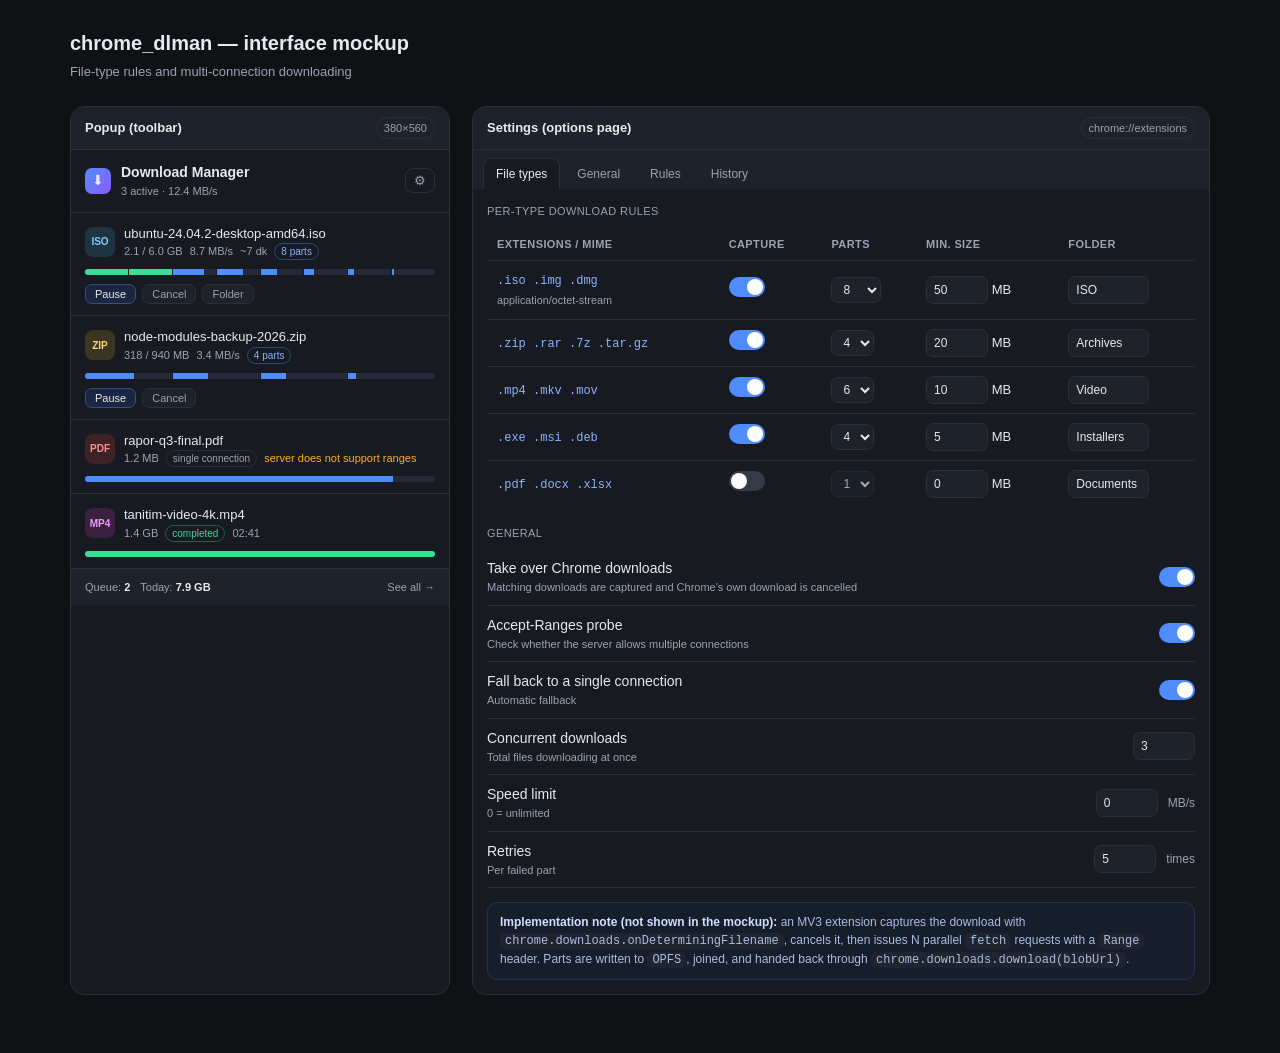
<file: mockup/index.html>
<!doctype html>
<html lang="en">
<head>
<meta charset="utf-8">
<meta name="viewport" content="width=device-width,initial-scale=1">
<title>chrome_dlman — Mockup</title>
<style>
  :root{
    --bg:#0f1115; --panel:#171a21; --panel2:#1e222b; --line:#2a2f3a;
    --txt:#e6e9ef; --dim:#9aa3b2; --acc:#4f8cff; --ok:#3ddc97; --warn:#ffb020; --err:#ff5c5c;
    --r:10px;
  }
  *{box-sizing:border-box}
  body{margin:0;background:var(--bg);color:var(--txt);font:14px/1.5 -apple-system,BlinkMacSystemFont,"Segoe UI",Roboto,sans-serif}
  .wrap{max-width:1180px;margin:0 auto;padding:28px 20px 60px}
  h1{font-size:20px;margin:0 0 4px}
  .sub{color:var(--dim);font-size:13px;margin-bottom:24px}
  .grid{display:grid;gap:22px;grid-template-columns:380px 1fr}
  @media(max-width:900px){.grid{grid-template-columns:1fr}}
  .card{background:var(--panel);border:1px solid var(--line);border-radius:14px;overflow:hidden}
  .card > header{padding:10px 14px;border-bottom:1px solid var(--line);display:flex;align-items:center;gap:8px;background:var(--panel2)}
  .card > header .t{font-weight:600;font-size:13px}
  .card > header .tag{margin-left:auto;font-size:11px;color:var(--dim);border:1px solid var(--line);padding:2px 7px;border-radius:20px}
  .body{padding:14px}

  /* popup */
  .pop-top{display:flex;align-items:center;gap:10px;padding:12px 14px;border-bottom:1px solid var(--line)}
  .logo{width:26px;height:26px;border-radius:7px;background:linear-gradient(135deg,var(--acc),#8b5cf6);display:grid;place-items:center;font-size:14px}
  .pop-top .n{font-weight:600}
  .pop-top .s{font-size:11px;color:var(--dim)}
  .ico-btn{margin-left:auto;background:none;border:1px solid var(--line);color:var(--dim);border-radius:8px;padding:4px 8px;cursor:pointer}
  .dl{padding:11px 14px;border-bottom:1px solid var(--line)}
  .dl:last-child{border-bottom:0}
  .dl-h{display:flex;align-items:center;gap:9px}
  .ft{width:30px;height:30px;border-radius:8px;display:grid;place-items:center;font-size:10px;font-weight:700;flex:0 0 auto}
  .ft.vid{background:#3a2140;color:#e79bff}
  .ft.zip{background:#3a3520;color:#ffd479}
  .ft.iso{background:#1f3340;color:#7fd0ff}
  .ft.pdf{background:#3d2226;color:#ff8f8f}
  .ft.doc{background:#1e2f3d;color:#8fc4ff}
  .meta{min-width:0;flex:1}
  .fn{font-size:13px;white-space:nowrap;overflow:hidden;text-overflow:ellipsis}
  .mi{font-size:11px;color:var(--dim);display:flex;gap:7px;flex-wrap:wrap}
  .chip{border:1px solid var(--line);border-radius:20px;padding:0 6px;font-size:10px}
  .chip.p{border-color:#2c4b7a;color:#8ab4ff}
  .chip.s{border-color:#2c5c46;color:var(--ok)}
  .bar{height:6px;background:#242935;border-radius:6px;margin-top:9px;overflow:hidden;display:flex}
  .seg{height:100%;border-right:1px solid var(--panel)}
  .seg:last-child{border-right:0}
  .seg i{display:block;height:100%;background:var(--acc)}
  .seg.done i{background:var(--ok)}
  .acts{display:flex;gap:6px;margin-top:9px}
  .acts button{background:var(--panel2);border:1px solid var(--line);color:var(--dim);border-radius:7px;padding:3px 9px;font-size:11px;cursor:pointer}
  .acts button.pri{color:var(--txt);border-color:#33507e;background:#1b2740}
  .pop-foot{display:flex;gap:10px;padding:10px 14px;background:var(--panel2);font-size:11px;color:var(--dim)}
  .pop-foot b{color:var(--txt)}

  /* settings */
  table{width:100%;border-collapse:collapse;font-size:13px}
  th{text-align:left;font-size:11px;color:var(--dim);font-weight:600;padding:8px 10px;border-bottom:1px solid var(--line);text-transform:uppercase;letter-spacing:.4px}
  td{padding:9px 10px;border-bottom:1px solid var(--line);vertical-align:middle}
  tr:last-child td{border-bottom:0}
  .ext{font-family:ui-monospace,Menlo,monospace;font-size:12px;color:#8ab4ff}
  select,input[type=number],input[type=text]{background:var(--panel2);border:1px solid var(--line);color:var(--txt);border-radius:7px;padding:4px 7px;font:inherit;font-size:12px}
  input[type=number]{width:62px}
  .sw{width:36px;height:20px;border-radius:20px;background:#333a48;position:relative;display:inline-block;cursor:pointer}
  .sw.on{background:var(--acc)}
  .sw::after{content:"";position:absolute;top:2px;left:2px;width:16px;height:16px;border-radius:50%;background:#fff;transition:.15s}
  .sw.on::after{left:18px}
  .row{display:flex;align-items:center;gap:10px;padding:9px 0;border-bottom:1px solid var(--line)}
  .row:last-child{border-bottom:0}
  .row .lb{flex:1}
  .row .lb small{display:block;color:var(--dim);font-size:11px}
  .note{background:#161d2b;border:1px solid #24344f;border-radius:10px;padding:10px 12px;font-size:12px;color:#a9bde0;margin-top:14px}
  .note b{color:#cfe0ff}
  .tabs{display:flex;gap:4px;padding:8px 10px 0;background:var(--panel2)}
  .tabs span{padding:6px 12px;font-size:12px;border:1px solid transparent;border-bottom:0;border-radius:8px 8px 0 0;color:var(--dim);cursor:pointer}
  .tabs span.act{background:var(--panel);border-color:var(--line);color:var(--txt)}
  .seclabel{font-size:11px;text-transform:uppercase;letter-spacing:.4px;color:var(--dim);margin:18px 0 8px}
  .seclabel:first-child{margin-top:0}
  code{background:#20242e;padding:1px 5px;border-radius:5px;font-size:12px}
</style>
</head>
<body>
<div class="wrap">
  <h1>chrome_dlman — interface mockup</h1>
  <div class="sub">File-type rules and multi-connection downloading</div>

  <div class="grid">

    <!-- ============ POPUP ============ -->
    <div class="card">
      <header><span class="t">Popup (toolbar)</span><span class="tag">380×560</span></header>
      <div class="pop-top">
        <div class="logo">⬇</div>
        <div><div class="n">Download Manager</div><div class="s">3 active · 12.4 MB/s</div></div>
        <button class="ico-btn">⚙</button>
      </div>

      <div class="dl">
        <div class="dl-h">
          <div class="ft iso">ISO</div>
          <div class="meta">
            <div class="fn">ubuntu-24.04.2-desktop-amd64.iso</div>
            <div class="mi"><span>2.1 / 6.0 GB</span><span>8.7 MB/s</span><span>~7 dk</span><span class="chip p">8 parts</span></div>
          </div>
        </div>
        <div class="bar">
          <div class="seg done" style="flex:1"><i style="width:100%"></i></div>
          <div class="seg done" style="flex:1"><i style="width:100%"></i></div>
          <div class="seg" style="flex:1"><i style="width:74%"></i></div>
          <div class="seg" style="flex:1"><i style="width:61%"></i></div>
          <div class="seg" style="flex:1"><i style="width:38%"></i></div>
          <div class="seg" style="flex:1"><i style="width:22%"></i></div>
          <div class="seg" style="flex:1"><i style="width:14%"></i></div>
          <div class="seg" style="flex:1"><i style="width:5%"></i></div>
        </div>
        <div class="acts"><button class="pri">Pause</button><button>Cancel</button><button>Folder</button></div>
      </div>

      <div class="dl">
        <div class="dl-h">
          <div class="ft zip">ZIP</div>
          <div class="meta">
            <div class="fn">node-modules-backup-2026.zip</div>
            <div class="mi"><span>318 / 940 MB</span><span>3.4 MB/s</span><span class="chip p">4 parts</span></div>
          </div>
        </div>
        <div class="bar">
          <div class="seg" style="flex:1"><i style="width:56%"></i></div>
          <div class="seg" style="flex:1"><i style="width:41%"></i></div>
          <div class="seg" style="flex:1"><i style="width:29%"></i></div>
          <div class="seg" style="flex:1"><i style="width:9%"></i></div>
        </div>
        <div class="acts"><button class="pri">Pause</button><button>Cancel</button></div>
      </div>

      <div class="dl">
        <div class="dl-h">
          <div class="ft pdf">PDF</div>
          <div class="meta">
            <div class="fn">rapor-q3-final.pdf</div>
            <div class="mi"><span>1.2 MB</span><span class="chip">single connection</span><span style="color:var(--warn)">server does not support ranges</span></div>
          </div>
        </div>
        <div class="bar"><div class="seg" style="flex:1"><i style="width:88%"></i></div></div>
      </div>

      <div class="dl">
        <div class="dl-h">
          <div class="ft vid">MP4</div>
          <div class="meta">
            <div class="fn">tanitim-video-4k.mp4</div>
            <div class="mi"><span>1.4 GB</span><span class="chip s">completed</span><span>02:41</span></div>
          </div>
        </div>
        <div class="bar"><div class="seg done" style="flex:1"><i style="width:100%"></i></div></div>
      </div>

      <div class="pop-foot"><span>Queue: <b>2</b></span><span>Today: <b>7.9 GB</b></span><span style="margin-left:auto">See all →</span></div>
    </div>

    <!-- ============ OPTIONS ============ -->
    <div class="card">
      <header><span class="t">Settings (options page)</span><span class="tag">chrome://extensions</span></header>
      <div class="tabs"><span class="act">File types</span><span>General</span><span>Rules</span><span>History</span></div>
      <div class="body">

        <div class="seclabel">Per-type download rules</div>
        <table>
          <thead><tr><th>Extensions / MIME</th><th>Capture</th><th>Parts</th><th>Min. size</th><th>Folder</th></tr></thead>
          <tbody>
            <tr>
              <td><span class="ext">.iso .img .dmg</span><br><small style="color:var(--dim)">application/octet-stream</small></td>
              <td><span class="sw on"></span></td>
              <td><select><option>8</option><option>16</option></select></td>
              <td><input type="number" value="50"> MB</td>
              <td><input type="text" value="ISO" size="8"></td>
            </tr>
            <tr>
              <td><span class="ext">.zip .rar .7z .tar.gz</span></td>
              <td><span class="sw on"></span></td>
              <td><select><option>4</option></select></td>
              <td><input type="number" value="20"> MB</td>
              <td><input type="text" value="Archives" size="8"></td>
            </tr>
            <tr>
              <td><span class="ext">.mp4 .mkv .mov</span></td>
              <td><span class="sw on"></span></td>
              <td><select><option>6</option></select></td>
              <td><input type="number" value="10"> MB</td>
              <td><input type="text" value="Video" size="8"></td>
            </tr>
            <tr>
              <td><span class="ext">.exe .msi .deb</span></td>
              <td><span class="sw on"></span></td>
              <td><select><option>4</option></select></td>
              <td><input type="number" value="5"> MB</td>
              <td><input type="text" value="Installers" size="8"></td>
            </tr>
            <tr>
              <td><span class="ext">.pdf .docx .xlsx</span></td>
              <td><span class="sw"></span></td>
              <td><select disabled><option>1</option></select></td>
              <td><input type="number" value="0" disabled> MB</td>
              <td><input type="text" value="Documents" size="8"></td>
            </tr>
          </tbody>
        </table>

        <div class="seclabel">General</div>
        <div class="row"><div class="lb">Take over Chrome downloads<small>Matching downloads are captured and Chrome's own download is cancelled</small></div><span class="sw on"></span></div>
        <div class="row"><div class="lb">Accept-Ranges probe<small>Check whether the server allows multiple connections</small></div><span class="sw on"></span></div>
        <div class="row"><div class="lb">Fall back to a single connection<small>Automatic fallback</small></div><span class="sw on"></span></div>
        <div class="row"><div class="lb">Concurrent downloads<small>Total files downloading at once</small></div><input type="number" value="3"></div>
        <div class="row"><div class="lb">Speed limit<small>0 = unlimited</small></div><input type="number" value="0"> <span style="color:var(--dim);font-size:12px">MB/s</span></div>
        <div class="row"><div class="lb">Retries<small>Per failed part</small></div><input type="number" value="5"> <span style="color:var(--dim);font-size:12px">times</span></div>

        <div class="note">
          <b>Implementation note (not shown in the mockup):</b> an MV3 extension captures the download with <code>chrome.downloads.onDeterminingFilename</code>, cancels it, then issues N parallel <code>fetch</code> requests with a <code>Range</code> header. Parts are written to <code>OPFS</code>, joined, and handed back through <code>chrome.downloads.download(blobUrl)</code>.</div>
      </div>
    </div>

  </div>
</div>
</body>
</html>
</file>
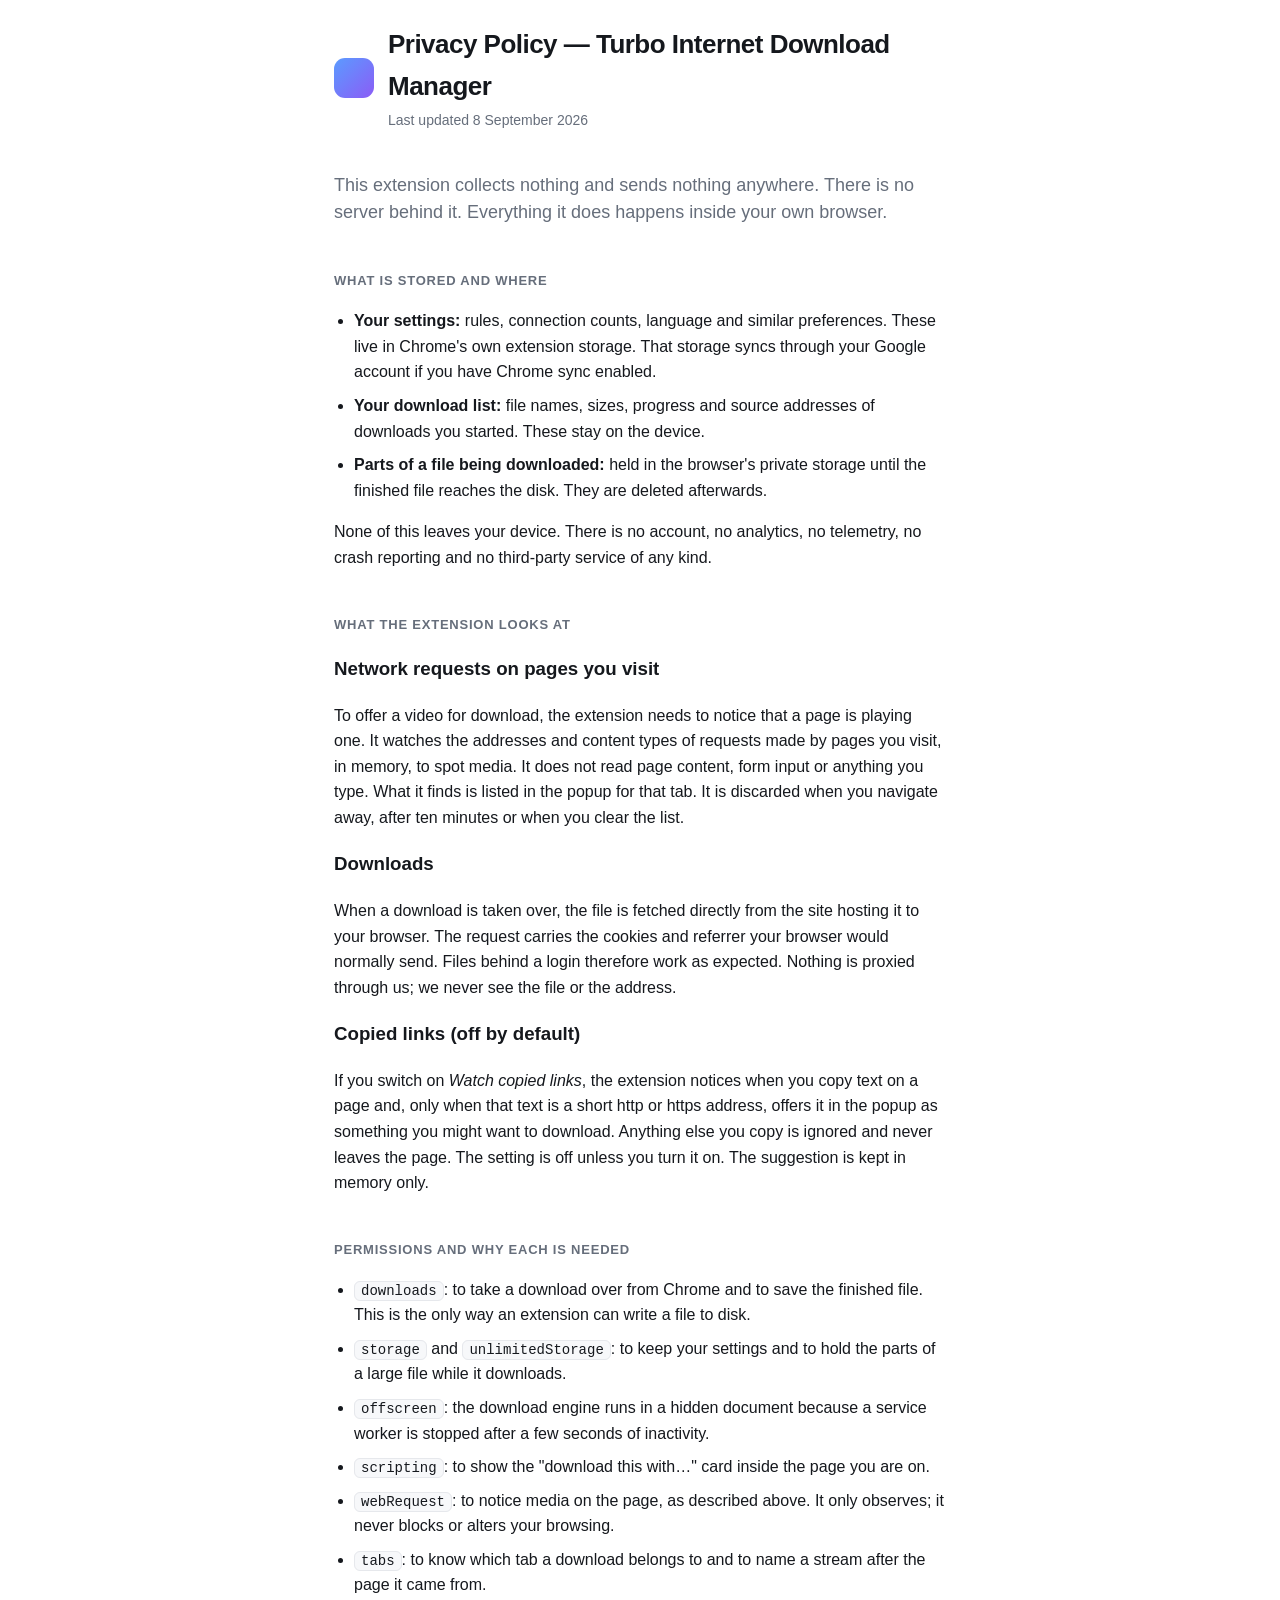
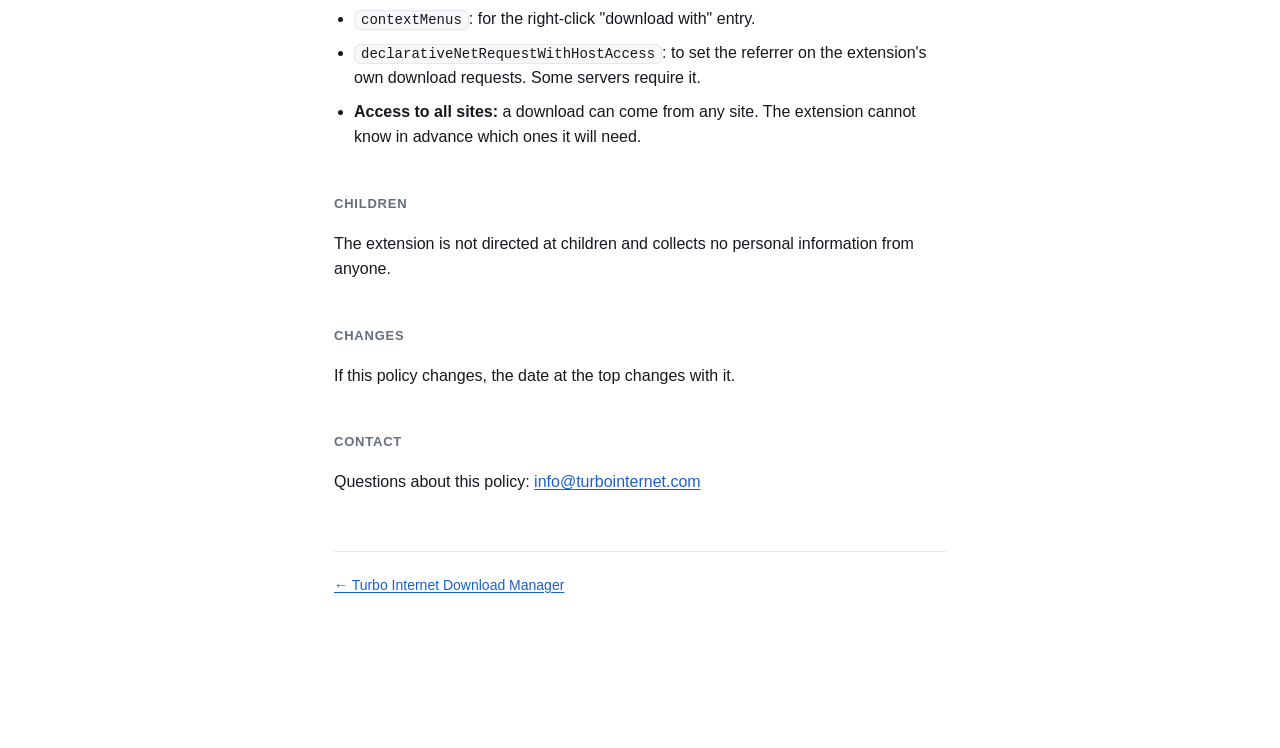
<file: site/privacy.html>
<!doctype html>
<html lang="en">
<head>
<meta charset="utf-8" />
<meta name="viewport" content="width=device-width, initial-scale=1" />
<title>Privacy Policy &ndash; Turbo Internet Download Manager</title>
<meta name="description" content="Turbo Internet Download Manager collects no data and has no server. What is stored, what the extension observes, and why each Chrome permission is needed." />
<link rel="canonical" href="https://turbointernet.com/privacy" />

<meta property="og:type" content="article" />
<meta property="og:site_name" content="Turbo Internet Download Manager" />
<meta property="og:title" content="Privacy Policy &ndash; Turbo Internet Download Manager" />
<meta property="og:description" content="No data is collected and there is no server behind the extension. What is stored, what it observes, and the reason for each Chrome permission." />
<meta property="og:url" content="https://turbointernet.com/privacy" />
<meta property="og:image" content="https://turbointernet.com/og.png" />
<meta name="twitter:card" content="summary_large_image" />

<link rel="icon" href="/favicon.svg" type="image/svg+xml" />
<link rel="apple-touch-icon" href="/icon-192.png" />
<meta name="theme-color" content="#5b9bff" />
<link rel="alternate" type="text/plain" title="llms.txt" href="/llms.txt" />
<link rel="stylesheet" href="style.css?v=3" />

<script type="application/ld+json">
{
  "@context": "https://schema.org",
  "@type": "WebPage",
  "@id": "https://turbointernet.com/privacy",
  "name": "Privacy Policy \u2013 Turbo Internet Download Manager",
  "url": "https://turbointernet.com/privacy",
  "dateModified": "2026-09-08",
  "inLanguage": "en",
  "about": { "@id": "https://turbointernet.com/#app" },
  "publisher": { "@id": "https://turbointernet.com/#publisher" }
}
</script>
</head>
<body>
<div class="wrap">

  <header>
    <a class="mark" href="/" aria-label="Turbo Internet Download Manager home"></a>
    <div>
      <h1>Privacy Policy &mdash; Turbo Internet Download Manager</h1>
      <p>Last updated <time datetime="2026-09-08">8 September 2026</time></p>
    </div>
  </header>

  <p class="lead">
    This extension collects nothing and sends nothing anywhere. There is no
    server behind it. Everything it does happens inside your own browser.
  </p>

  <h2>What is stored and where</h2>
  <ul>
    <li><strong>Your settings:</strong> rules, connection counts, language and
      similar preferences. These live in Chrome's own extension storage. That
      storage syncs through your Google account if you have Chrome sync
      enabled.</li>
    <li><strong>Your download list:</strong> file names, sizes, progress and
      source addresses of downloads you started. These stay on the device.</li>
    <li><strong>Parts of a file being downloaded:</strong> held in the
      browser's private storage until the finished file reaches the disk. They
      are deleted afterwards.</li>
  </ul>
  <p>None of this leaves your device. There is no account, no analytics, no
     telemetry, no crash reporting and no third-party service of any kind.</p>

  <h2>What the extension looks at</h2>

  <h3>Network requests on pages you visit</h3>
  <p>
    To offer a video for download, the extension needs to notice that a page is
    playing one. It watches the addresses and content types of requests made by
    pages you visit, in memory, to spot media. It does not read page content,
    form input or anything you type. What it finds is listed in the popup for
    that tab. It is discarded when you navigate away, after ten minutes or when
    you clear the list.
  </p>

  <h3>Downloads</h3>
  <p>
    When a download is taken over, the file is fetched directly from the site
    hosting it to your browser. The request carries the cookies and referrer
    your browser would normally send. Files behind a login therefore work as
    expected. Nothing is proxied through us; we never see the file or the
    address.
  </p>

  <h3>Copied links (off by default)</h3>
  <p>
    If you switch on <em>Watch copied links</em>, the extension notices when you
    copy text on a page and, only when that text is a short http or https
    address, offers it in the popup as something you might want to download.
    Anything else you copy is ignored and never leaves the page. The setting is
    off unless you turn it on. The suggestion is kept in memory only.
  </p>

  <h2>Permissions and why each is needed</h2>
  <ul>
    <li><code>downloads</code>: to take a download over from Chrome and to
      save the finished file. This is the only way an extension can write a
      file to disk.</li>
    <li><code>storage</code> and <code>unlimitedStorage</code>: to keep your
      settings and to hold the parts of a large file while it downloads.</li>
    <li><code>offscreen</code>: the download engine runs in a hidden document
      because a service worker is stopped after a few seconds of inactivity.</li>
    <li><code>scripting</code>: to show the "download this with…" card inside
      the page you are on.</li>
    <li><code>webRequest</code>: to notice media on the page, as described
      above. It only observes; it never blocks or alters your browsing.</li>
    <li><code>tabs</code>: to know which tab a download belongs to and to name
      a stream after the page it came from.</li>
    <li><code>contextMenus</code>: for the right-click "download with" entry.</li>
    <li><code>declarativeNetRequestWithHostAccess</code>: to set the referrer
      on the extension's own download requests. Some servers require it.</li>
    <li><strong>Access to all sites:</strong> a download can come from any
      site. The extension cannot know in advance which ones it will need.</li>
  </ul>

  <h2>Children</h2>
  <p>The extension is not directed at children and collects no personal
     information from anyone.</p>

  <h2>Changes</h2>
  <p>If this policy changes, the date at the top changes with it.</p>

  <h2>Contact</h2>
  <p>Questions about this policy: <a href="mailto:info@turbointernet.com">info@turbointernet.com</a></p>

  <footer>
    <a href="/">&larr; Turbo Internet Download Manager</a>
  </footer>

</div>
</body>
</html>
</file>
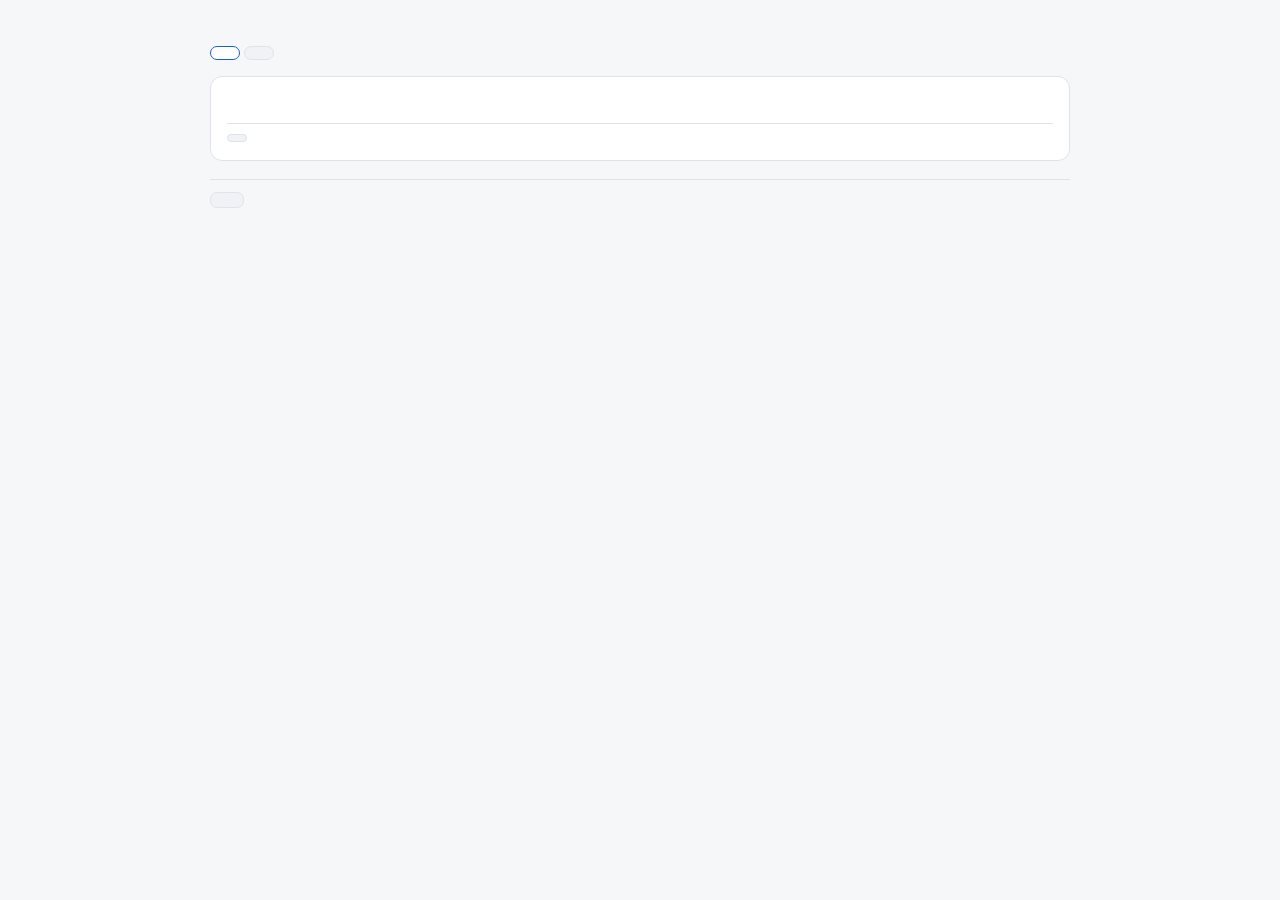
<file: extension/src/options/options.html>
<!doctype html>
<html>
  <head>
    <meta charset="utf-8" />
    <title data-i18n="options.title"></title>
    <link rel="stylesheet" href="../shared/ui.css" />
    <link rel="stylesheet" href="options.css" />
  </head>
  <body>
    <div class="wrap">
      <h1 data-i18n="options.title"></h1>

      <nav class="tabs" role="tablist">
        <button class="tab active" role="tab" aria-selected="true" aria-controls="types"
                data-tab="types" data-i18n="options.tab.fileTypes"></button>
        <button class="tab" role="tab" aria-selected="false" aria-controls="general"
                data-tab="general" data-i18n="options.tab.general"></button>
      </nav>

      <section id="types" class="panel" role="tabpanel">
        <h2 data-i18n="options.rules.heading"></h2>
        <p class="hint" data-i18n="options.rules.desc"></p>
        <table>
          <colgroup>
            <col class="c-match" /><col class="c-capture" /><col class="c-parts" />
            <col class="c-size" /><col class="c-folder" /><col class="c-actions" />
          </colgroup>
          <thead>
            <tr>
              <th data-i18n="options.rules.col.match"></th>
              <th data-i18n="options.rules.col.capture"></th>
              <th data-i18n="options.rules.col.connections"></th>
              <th data-i18n="options.rules.col.minSize"></th>
              <th data-i18n="options.rules.col.folder"></th>
              <th></th>
            </tr>
          </thead>
          <tbody id="rules"></tbody>
        </table>
        <button id="add-rule" data-i18n="options.rules.addRule"></button>
      </section>

      <section id="general" class="panel" role="tabpanel" hidden></section>

      <footer class="bar">
        <button id="reset" data-i18n="action.reset"></button>
        <span id="saved" class="saved" role="status" aria-live="polite" hidden data-i18n="options.saved"></span>
      </footer>
    </div>
    <script type="module" src="options.js"></script>
  </body>
</html>
</file>
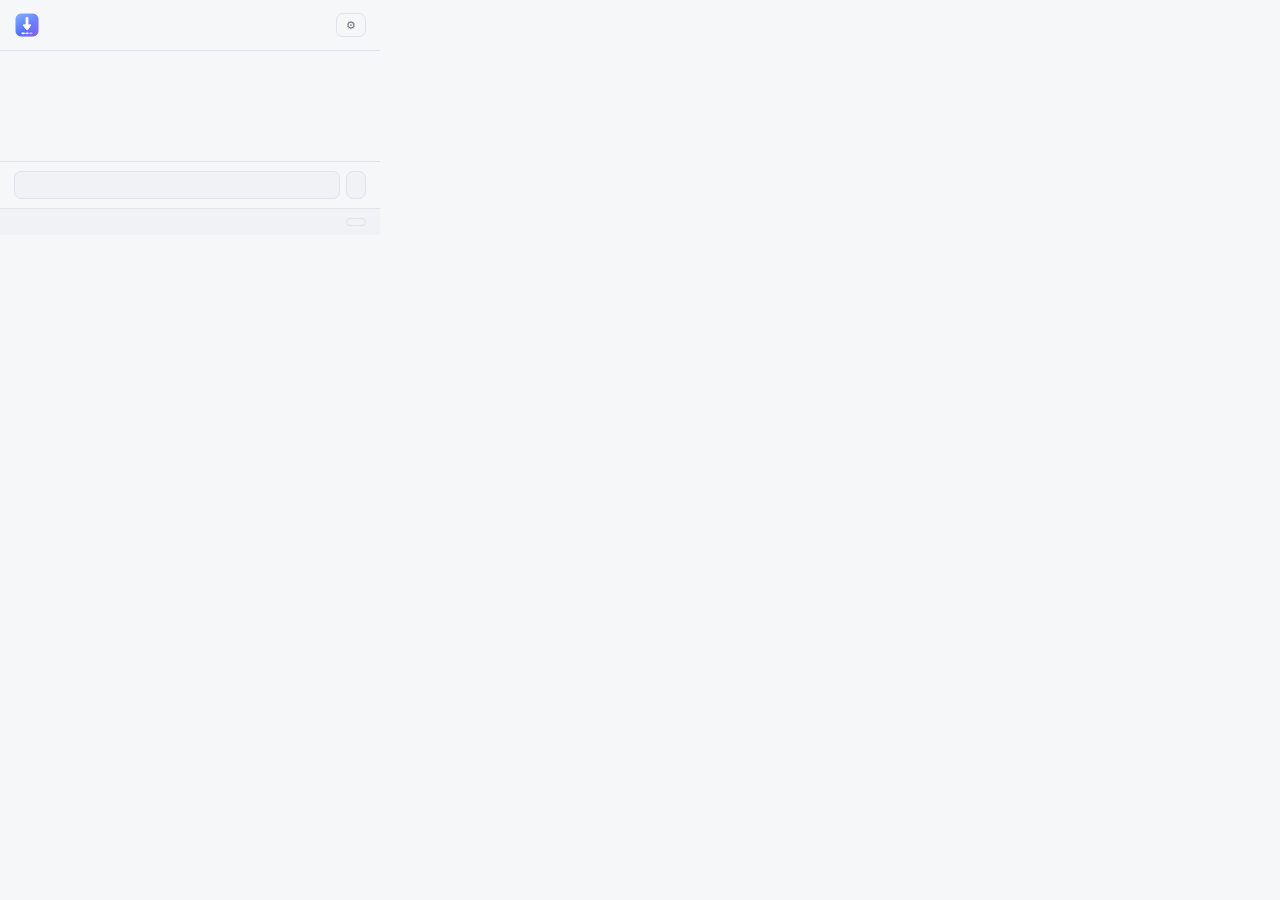
<file: extension/src/popup/popup.html>
<!doctype html>
<html>
  <head>
    <meta charset="utf-8" />
    <link rel="stylesheet" href="../shared/ui.css" />
    <link rel="stylesheet" href="popup.css" />
  </head>
  <body>
    <header class="top">
      <img class="logo" src="../../icons/icon48.png" alt="" width="26" height="26" />
      <div class="titles">
        <div class="name" data-i18n="app.name"></div>
        <div class="tagline" id="tagline"></div>
      </div>
      <button id="settings" class="icon" data-i18n-attr="title:action.settings,aria-label:action.settings"><span aria-hidden="true">⚙</span></button>
    </header>

    <section id="sources" class="sources" hidden></section>

    <main id="list" class="list"></main>

    <div class="paste">
      <input id="paste-url" type="url"
             data-i18n-attr="placeholder:popup.pastePlaceholder,aria-label:popup.pastePlaceholder" />
      <button id="paste-go" data-i18n="popup.download"></button>
    </div>

    <footer class="foot">
      <span id="queue"></span>
      <span id="today"></span>
      <button id="clear" data-i18n="action.clearCompleted"></button>
    </footer>

    <template id="row-template">
      <article class="dl">
        <div class="head">
          <div class="badge"></div>
          <div class="meta">
            <div class="filename"></div>
            <div class="info"></div>
          </div>
        </div>
        <div class="bar"></div>
        <div class="actions"></div>
      </article>
    </template>

    <script type="module" src="popup.js"></script>
  </body>
</html>
</file>
<file: site/style.css>
:root {
  color-scheme: light;
  --bg: #ffffff;
  --panel: #f7f8fa;
  --line: #e6e8ec;
  --txt: #15181d;
  --dim: #666e7b;
  --acc: #1a5fd0;
  --brand1: #5b9bff;
  --brand2: #8b5cf6;
}
* { box-sizing: border-box; }
body {
  margin: 0;
  background: var(--bg);
  color: var(--txt);
  font: 16px/1.6 -apple-system, BlinkMacSystemFont, "Segoe UI", Roboto, sans-serif;
  -webkit-font-smoothing: antialiased;
}
a { color: var(--acc); text-underline-offset: 2px; }
.mark {
  width: 40px; height: 40px; border-radius: 11px; flex: 0 0 auto;
  background: linear-gradient(135deg, var(--brand1), var(--brand2));
}

/* --- nav --------------------------------------------------------------- */
nav {
  max-width: 980px; margin: 0 auto; padding: 24px;
  display: flex; align-items: center; gap: 11px;
}
nav .mark { width: 28px; height: 28px; border-radius: 8px; display: block; }
nav .brand { display: flex; align-items: center; gap: 11px; text-decoration: none; color: var(--txt); }
nav b { font-size: 15px; font-weight: 600; letter-spacing: -0.01em; }
nav .spacer { flex: 1; }
nav a { color: var(--dim); font-size: 14px; text-decoration: none; }
nav a:hover { color: var(--txt); }
nav .brand:hover b { color: var(--acc); }

/* --- hero -------------------------------------------------------------- */
.hero { max-width: 980px; margin: 0 auto; padding: 64px 24px 8px; text-align: center; }
.hero h1 {
  font-size: clamp(30px, 4.6vw, 42px); line-height: 1.1; margin: 0;
  letter-spacing: -0.03em; font-weight: 700;
}
.hero .tagline {
  margin: 10px auto 0; font-size: clamp(24px, 3.6vw, 34px); line-height: 1.15;
  letter-spacing: -0.028em; font-weight: 700;
  background: linear-gradient(115deg, var(--brand1), var(--brand2));
  -webkit-background-clip: text; background-clip: text; color: transparent;
}
.hero .lead {
  max-width: 560px; margin: 22px auto 0;
  font-size: 17.5px; line-height: 1.55; color: var(--dim);
}
.hero .meta { margin-top: 14px; color: var(--dim); font-size: 13px; }
.cta { display: flex; gap: 12px; justify-content: center; flex-wrap: wrap; margin-top: 32px; }
.btn {
  display: inline-block; padding: 11px 22px; border-radius: 10px;
  font-size: 15px; font-weight: 600; text-decoration: none;
  border: 1px solid transparent; transition: transform .12s ease, box-shadow .12s ease;
}
.btn.primary {
  color: #fff; background: linear-gradient(120deg, var(--brand1), var(--brand2));
  box-shadow: 0 6px 18px rgba(91, 155, 255, .28);
}
.btn.primary:hover { transform: translateY(-1px); box-shadow: 0 10px 24px rgba(91, 155, 255, .34); }
.btn.ghost { color: var(--txt); border-color: var(--line); background: var(--bg); }
.btn.ghost:hover { background: var(--panel); }
.btn.store { display: inline-flex; align-items: center; gap: 9px; }
.btn.store svg { width: 18px; height: 18px; flex: 0 0 auto; }

/* --- the chunk visual -------------------------------------------------- */
.demo {
  max-width: 520px; margin: 56px auto 0; padding: 20px 22px;
  background: var(--panel); border: 1px solid var(--line); border-radius: 14px;
  text-align: left;
}
.demo .file { display: flex; align-items: baseline; gap: 10px; font-size: 14px; }
.demo .file b { font-weight: 600; }
.demo .file i { font-style: normal; color: var(--dim); margin-left: auto; font-variant-numeric: tabular-nums; }
.bars { display: grid; grid-template-columns: repeat(6, 1fr); gap: 5px; margin-top: 14px; }
.bars i {
  display: block; height: 7px; border-radius: 4px;
  background: #dfe3ea; overflow: hidden;
}
.bars i::after {
  content: ""; display: block; height: 100%; border-radius: 4px;
  background: linear-gradient(90deg, var(--brand1), var(--brand2));
}
.bars i:nth-child(1)::after { width: 100%; }
.bars i:nth-child(2)::after { width: 72%; }
.bars i:nth-child(3)::after { width: 90%; }
.bars i:nth-child(4)::after { width: 45%; }
.bars i:nth-child(5)::after { width: 83%; }
.bars i:nth-child(6)::after { width: 61%; }
.demo .legend {
  margin-top: 11px; color: var(--dim); font-size: 12.5px;
  display: flex; justify-content: space-between;
}

/* --- features ---------------------------------------------------------- */
.features {
  max-width: 980px; margin: 0 auto; padding: 96px 24px 0;
  display: grid; grid-template-columns: repeat(3, 1fr); gap: 20px;
}
.grid-head { grid-column: 1 / -1; margin: 0 0 -4px; }
.feat { padding: 22px; border: 1px solid var(--line); border-radius: 14px; }
.feat h3 { margin: 0 0 7px; font-size: 15.5px; letter-spacing: -0.01em; }
.feat p { margin: 0; font-size: 14.5px; line-height: 1.55; color: var(--dim); }
@media (max-width: 820px) { .features { grid-template-columns: repeat(2, 1fr); } }
@media (max-width: 560px) { .features { grid-template-columns: 1fr; } }

/* --- plain sections ---------------------------------------------------- */
.section { max-width: 660px; margin: 0 auto; padding: 96px 24px 0; }
.section h2 {
  font-size: 13px; margin: 0 0 14px; letter-spacing: 0.06em;
  text-transform: uppercase; color: var(--dim); font-weight: 600;
}
.section p { margin: 0 0 14px; }
.section p:last-child { margin-bottom: 0; }
code {
  background: var(--panel); border: 1px solid var(--line);
  padding: 1px 6px; border-radius: 6px; font-size: 14px;
}

footer {
  max-width: 980px; margin: 96px auto 0; padding: 22px 24px 56px;
  border-top: 1px solid var(--line); color: var(--dim); font-size: 14px;
}
footer .spacer { flex: 1; }

/* --- privacy.html ------------------------------------------------------ */
.wrap { max-width: 660px; margin: 0 auto; padding: 24px 24px 96px; }
.wrap header { display: flex; align-items: center; gap: 14px; margin-bottom: 40px; }
.wrap h1 { font-size: 26px; margin: 0; letter-spacing: -0.02em; }
.wrap header p { margin: 2px 0 0; color: var(--dim); font-size: 14px; }
.wrap h2 {
  font-size: 13px; margin: 44px 0 12px; letter-spacing: 0.06em;
  text-transform: uppercase; color: var(--dim); font-weight: 600;
}
.wrap ul { padding-left: 20px; }
.wrap li { margin: 8px 0; }
.lead { font-size: 18px; line-height: 1.55; color: var(--dim); }
.wrap footer { margin-top: 56px; padding-left: 0; padding-right: 0; max-width: none; }

/* --- lists, figures, FAQ ---------------------------------------------- */
.section ul { padding-left: 20px; margin: 0; }
.section li { margin: 9px 0; }
.section.wide { max-width: 900px; }
figure { margin: 0 0 26px; }
figure img {
  display: block; width: 100%; height: auto;
  border: 1px solid var(--line); border-radius: 12px; background: var(--panel);
}
figcaption { margin-top: 9px; color: var(--dim); font-size: 13.5px; }

.qa { border-bottom: 1px solid var(--line); }
.qa:first-of-type { border-top: 1px solid var(--line); }
.qa summary {
  cursor: pointer; padding: 15px 28px 15px 0; position: relative;
  list-style: none;
}
.qa summary::-webkit-details-marker { display: none; }
.qa summary h3 { display: inline; margin: 0; font-size: 15.5px; font-weight: 600; }
.qa summary::after {
  content: "+"; position: absolute; right: 4px; top: 13px;
  color: var(--dim); font-size: 19px; line-height: 1;
}
.qa[open] summary::after { content: "\2212"; }
.qa summary:hover h3 { color: var(--acc); }
.qa > p { margin: 0 0 18px; color: var(--dim); font-size: 15px; }

/* --- footer ----------------------------------------------------------- */
footer .frow { display: flex; gap: 16px; flex-wrap: wrap; align-items: baseline; }
footer .disclaimer {
  margin: 14px 0 0; font-size: 12.5px; line-height: 1.5; color: var(--dim);
  max-width: 620px;
}

/* --- GitHub ----------------------------------------------------------- */
.gh { display: inline-flex; align-items: center; gap: 6px; }
.gh svg { width: 16px; height: 16px; flex: 0 0 auto; }
.btn.gh { gap: 8px; }
</file>
<file: extension/src/shared/ui.css>
:root {
  --bg: #0f1115;
  --panel: #171a21;
  --panel-2: #1e222b;
  --line: #2a2f3a;
  --txt: #e6e9ef;
  --dim: #9aa3b2;
  --acc: #4f8cff;
  --ok: #3ddc97;
  --warn: #ffb020;
  --err: #ff5c5c;
  --track: #242935;
  --primary-bg: #1b2740;
  --primary-line: #33507e;
}

@media (prefers-color-scheme: light) {
  :root {
    --bg: #f6f7f9;
    --panel: #ffffff;
    --panel-2: #f0f2f5;
    --line: #dfe3ea;
    --txt: #16191f;
    --dim: #656d7a;
    --track: #e3e7ee;
    --primary-bg: #e8f0ff;
    --primary-line: #b7cfff;
    /* Darkened for light backgrounds: the dark-theme values sit around 2:1
       against white, well under the 4.5:1 needed to be readable. */
    --acc: #1a5fd0;
    --ok: #0f7a4d;
    --warn: #8a5a00;
    --err: #c62828;
  }
}

* { box-sizing: border-box; }

body {
  margin: 0;
  background: var(--bg);
  color: var(--txt);
  font: 13px/1.5 -apple-system, BlinkMacSystemFont, 'Segoe UI', Roboto, sans-serif;
}

button {
  font: inherit;
  cursor: pointer;
  background: var(--panel-2);
  border: 1px solid var(--line);
  color: var(--dim);
  border-radius: 7px;
  padding: 3px 9px;
  font-size: 11px;
}

button:hover { color: var(--txt); }
button.primary { color: var(--txt); border-color: var(--primary-line); background: var(--primary-bg); }

input[type='number'] { width: 66px; }

input, select {
  font: inherit;
  font-size: 12px;
  background: var(--panel-2);
  border: 1px solid var(--line);
  color: var(--txt);
  border-radius: 7px;
  padding: 4px 7px;
}

.switch {
  width: 36px;
  height: 20px;
  border-radius: 20px;
  /* Themed: the old fixed dark fill made an "off" switch look filled-in, and
     so barely distinguishable from "on", on a light background. */
  background: var(--track);
  border: 1px solid var(--line);
  position: relative;
  display: inline-block;
  cursor: pointer;
  flex: 0 0 auto;
  padding: 0;
}
.switch[aria-checked='true'] { background: var(--acc); border-color: var(--acc); }
.switch::after {
  content: '';
  position: absolute;
  top: 2px;
  left: 2px;
  width: 16px;
  height: 16px;
  border-radius: 50%;
  background: var(--panel);
  box-shadow: 0 1px 2px rgb(0 0 0 / 35%);
  transition: left 0.15s;
}
.switch[aria-checked='true']::after { left: 17px; background: #fff; }
</file>
<file: extension/src/options/options.css>
.wrap { max-width: 900px; margin: 0 auto; padding: 28px 20px 80px; }
h1 { font-size: 19px; margin: 0 0 18px; }
h2 { font-size: 13px; margin: 0 0 4px; }
.hint { color: var(--dim); font-size: 12px; margin: 0 0 14px; }

.tabs { display: flex; gap: 4px; margin-bottom: 16px; }
.tab { padding: 6px 14px; border-radius: 8px; }
.tab.active { color: var(--txt); border-color: var(--acc); background: var(--panel); }

.panel { background: var(--panel); border: 1px solid var(--line); border-radius: 12px; padding: 16px; }

/* Fixed layout: without it the first column collapses and clips the
   extension list while the folder column takes space it does not need. */
table { width: 100%; border-collapse: collapse; table-layout: fixed; }
th {
  text-align: left; font-size: 11px; color: var(--dim); font-weight: 600;
  padding: 8px 10px 8px 0; border-bottom: 1px solid var(--line);
  text-transform: uppercase; letter-spacing: .4px; white-space: nowrap;
}
td { padding: 10px 10px 10px 0; border-bottom: 1px solid var(--line); vertical-align: middle; }
th:last-child, td:last-child { padding-right: 0; }

col.c-match   { width: auto; }
col.c-capture { width: 76px; }
col.c-parts   { width: 76px; }
col.c-size    { width: 112px; }
col.c-folder  { width: 148px; }
col.c-actions { width: 78px; }

th:nth-child(2), td:nth-child(2) { text-align: center; }
td:last-child { text-align: right; }

td input[type='text'] { width: 100%; }
td.narrow { white-space: nowrap; }
td.narrow .unit { margin-left: 6px; }

.exts { font-family: ui-monospace, Menlo, monospace; font-size: 12px; color: var(--acc); }
.mimes { display: block; margin-top: 5px; font-size: 11px; color: var(--dim); }

.row { display: flex; align-items: center; gap: 16px; padding: 11px 0; border-bottom: 1px solid var(--line); }
.row:last-child { border-bottom: 0; }
.row .label { flex: 1; min-width: 0; }
.row .label small { display: block; color: var(--dim); font-size: 11px; }
.row .controls { display: flex; align-items: center; gap: 8px; flex: 0 0 auto; }
.row .controls select { min-width: 168px; }
/* Fixed slot so every control lines up whether or not it has a unit. */
.row .unit { width: 40px; color: var(--dim); font-size: 12px; }

.bar {
  position: sticky; bottom: 0; margin-top: 18px;
  background: var(--bg); border-top: 1px solid var(--line);
  display: flex; align-items: center; gap: 10px;
  padding: 12px 0;
}
.bar button { font-size: 13px; padding: 7px 16px; }
.saved { color: var(--ok); font-size: 12px; }
</file>
<file: extension/src/popup/popup.css>
body { width: 380px; max-height: 560px; display: flex; flex-direction: column; }

.top {
  display: flex;
  align-items: center;
  gap: 10px;
  padding: 12px 14px;
  border-bottom: 1px solid var(--line);
}
.logo { width: 26px; height: 26px; border-radius: 7px; flex: 0 0 auto; }
.titles { min-width: 0; }
.name { font-weight: 600; }
.tagline { font-size: 11px; color: var(--dim); }
.icon { margin-left: auto; background: none; }

.list { overflow-y: auto; flex: 1; min-height: 110px; }
.empty { padding: 32px 14px; text-align: center; color: var(--dim); }

.dl { padding: 11px 14px; border-bottom: 1px solid var(--line); }
.head { display: flex; align-items: center; gap: 9px; }
.badge {
  width: 30px; height: 30px; border-radius: 8px; flex: 0 0 auto;
  display: grid; place-items: center;
  font-size: 9px; font-weight: 700; letter-spacing: .3px;
  background: var(--panel-2); color: var(--dim);
}
.meta { min-width: 0; flex: 1; }
.filename { font-size: 13px; white-space: nowrap; overflow: hidden; text-overflow: ellipsis; }
.info { font-size: 11px; color: var(--dim); display: flex; gap: 7px; flex-wrap: wrap; }
.info .chip { border: 1px solid var(--line); border-radius: 20px; padding: 0 6px; font-size: 10px; }
/* Small filled dot between plain items; chips already read as separate. */
.info > span + span:not(.chip)::before {
  content: '';
  display: inline-block;
  width: 3px; height: 3px; border-radius: 50%;
  background: currentColor; opacity: .45;
  margin-right: 7px; vertical-align: middle;
}
.info .chip.ok { border-color: var(--ok); color: var(--ok); }
.info .warn { color: var(--warn); }
.info .err { color: var(--err); }

.bar { height: 6px; background: var(--track); border-radius: 6px; margin-top: 9px; overflow: hidden; display: flex; }
.bar .seg { height: 100%; border-right: 1px solid var(--panel); }
.bar .seg:last-child { border-right: 0; }
.bar .seg > i { display: block; height: 100%; background: var(--acc); }
.bar .seg.done > i { background: var(--ok); }
.status-error .bar .seg > i { background: var(--err); }
.status-paused .bar .seg > i { background: var(--dim); }

.actions { display: flex; gap: 6px; margin-top: 9px; }

.foot {
  display: flex; align-items: center; gap: 10px;
  padding: 9px 14px; background: var(--panel-2);
  font-size: 11px; color: var(--dim); border-top: 1px solid var(--line);
}
.foot button { margin-left: auto; }

.sources {
  border-bottom: 1px solid var(--line); background: var(--panel-2);
  /* Capped so a page announcing many streams cannot squeeze the download list
     down to nothing inside the popup's fixed height. */
  max-height: 200px; overflow-y: auto; flex: 0 0 auto;
}
.sources h2 {
  margin: 0; padding: 8px 14px 4px; font-size: 10px; font-weight: 600;
  color: var(--dim); text-transform: uppercase; letter-spacing: .4px;
  display: flex; align-items: center;
}
.sources h2 .clear-media {
  margin-left: auto; font-size: 10px; padding: 1px 7px;
  text-transform: none; letter-spacing: 0;
}
.source { display: flex; align-items: center; gap: 8px; padding: 7px 14px; }
.source .tag {
  font-size: 9px; font-weight: 700; letter-spacing: .3px; padding: 2px 5px;
  border-radius: 5px; border: 1px solid var(--primary-line); color: var(--acc); flex: 0 0 auto;
}
.source .who { flex: 1; min-width: 0; }
.source .who b { display: block; font-size: 12px; font-weight: 500;
  white-space: nowrap; overflow: hidden; text-overflow: ellipsis; }
.source .who small { color: var(--dim); font-size: 10px; }
.source button { flex: 0 0 auto; }
.source.off { opacity: .55; }

.paste { display: flex; gap: 6px; padding: 9px 14px; border-top: 1px solid var(--line); }
.paste input { flex: 1; min-width: 0; font-size: 12px; }

.info .sha {
  font-family: ui-monospace, Menlo, monospace; font-size: 10px;
  color: var(--dim); cursor: pointer; text-decoration: underline dotted;
}
.info .sha:hover { color: var(--txt); }
</file>
